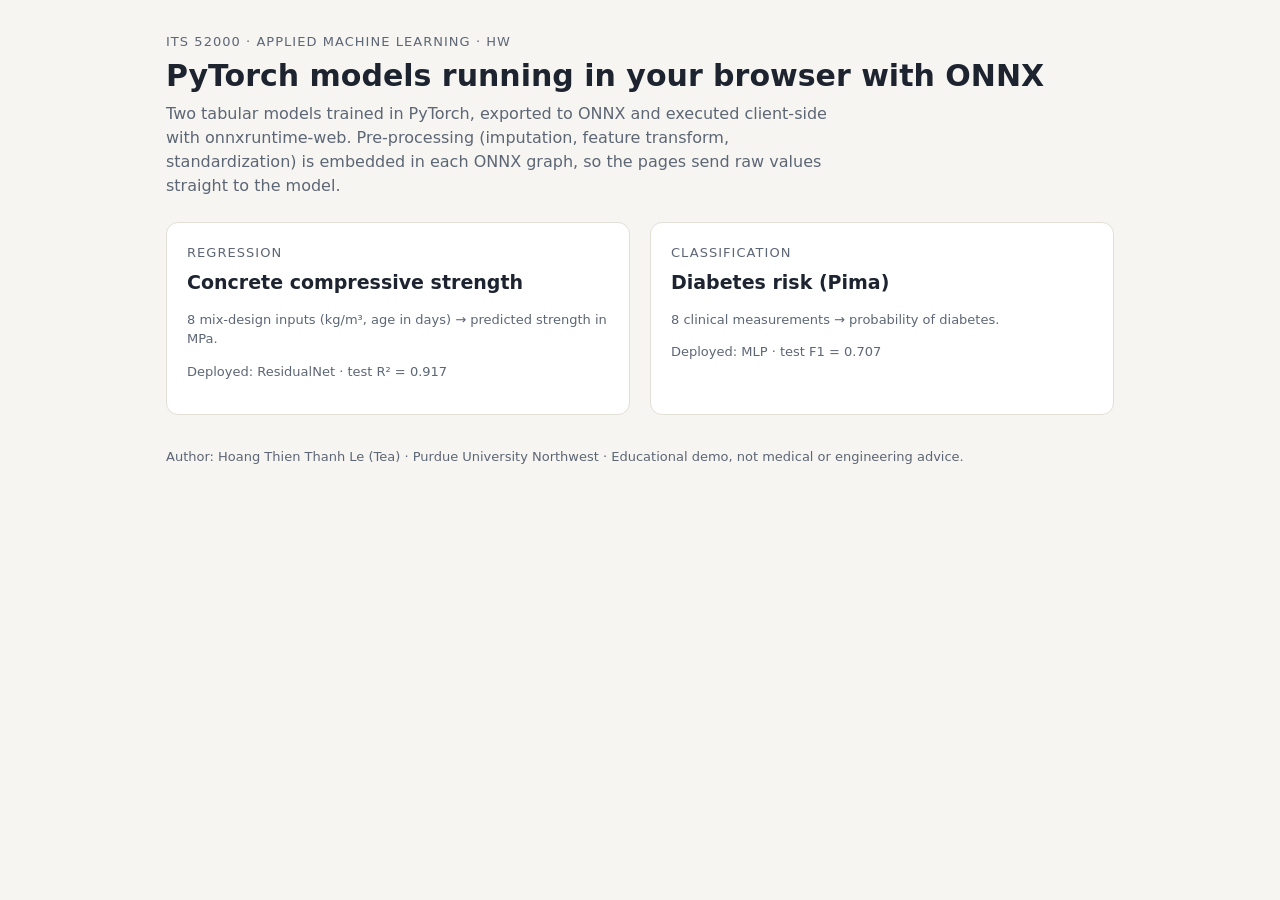
<file: docs/index.html>
<!doctype html>
<html lang="en">
<head>
  <meta charset="utf-8">
  <meta name="viewport" content="width=device-width, initial-scale=1">
  <title>Regression &amp; Classification – ONNX Demos</title>
  <link rel="stylesheet" href="style.css">
</head>
<body>
<main>
  <header class="top">
    <p class="eyebrow">ITS 52000 · Applied Machine Learning · HW</p>
    <h1>PyTorch models running in your browser with ONNX</h1>
    <p class="lead">Two tabular models trained in PyTorch, exported to ONNX and executed client-side with
      onnxruntime-web. Pre-processing (imputation, feature transform, standardization) is embedded in each ONNX graph,
      so the pages send raw values straight to the model.</p>
  </header>

  <div class="links">
    <a class="card" href="regression/index.html">
      <p class="eyebrow">Regression</p>
      <h2>Concrete compressive strength</h2>
      <p class="muted">8 mix-design inputs (kg/m³, age in days) → predicted strength in MPa.</p>
      <p id="regInfo" class="muted"></p>
    </a>
    <a class="card" href="classification/index.html">
      <p class="eyebrow">Classification</p>
      <h2>Diabetes risk (Pima)</h2>
      <p class="muted">8 clinical measurements → probability of diabetes.</p>
      <p id="clfInfo" class="muted"></p>
    </a>
  </div>

  <footer>Author: Hoang Thien Thanh Le (Tea) · Purdue University Northwest · Educational demo, not medical or engineering advice.</footer>
</main>
<script>
  fetch("regression/metrics.json").then(r => r.json()).then(m => {
    document.getElementById("regInfo").textContent =
      `Deployed: ${m.best_model} · test R² = ${m.test_metrics.R2.toFixed(3)}`;
  }).catch(() => {});
  fetch("classification/metrics.json").then(r => r.json()).then(m => {
    document.getElementById("clfInfo").textContent =
      `Deployed: ${m.best_model} · test F1 = ${m.test_metrics.F1.toFixed(3)}`;
  }).catch(() => {});
</script>
</body>
</html>
</file>
<file: docs/style.css>
:root{
  --bg:#f6f5f1; --card:#ffffff; --ink:#1d2430; --muted:#5d6675; --line:#e2dfd6;
  --accent:#1f5f8b; --accent-ink:#ffffff; --good:#2e7d4f; --warn:#b4432f; --soft:#eef3f7;
}
*{box-sizing:border-box}
body{margin:0;background:var(--bg);color:var(--ink);
  font:16px/1.5 "Inter",system-ui,-apple-system,"Segoe UI",Roboto,sans-serif}
main{max-width:980px;margin:0 auto;padding:32px 16px 64px}
header.top{margin-bottom:24px}
.eyebrow{font-size:13px;letter-spacing:.08em;text-transform:uppercase;color:var(--muted);margin:0 0 6px}
h1{font-size:30px;line-height:1.2;margin:0 0 8px}
h2{font-size:19px;margin:0 0 12px}
p.lead{color:var(--muted);margin:0;max-width:680px}
a{color:var(--accent)}
.grid{display:grid;grid-template-columns:1.25fr 1fr;gap:20px}
@media (max-width:760px){.grid{grid-template-columns:1fr}}
.card{background:var(--card);border:1px solid var(--line);border-radius:12px;padding:20px}
.fields{display:grid;grid-template-columns:1fr 1fr;gap:12px 14px}
@media (max-width:480px){.fields{grid-template-columns:1fr}}
label{display:block;font-size:14px;font-weight:600}
label small{display:block;font-weight:400;color:var(--muted);font-size:12px}
input[type=number]{width:100%;margin-top:4px;padding:8px 10px;border:1px solid var(--line);
  border-radius:8px;font:inherit;background:#fbfbf9}
input[type=number]:focus{outline:2px solid var(--accent);outline-offset:1px}
.actions{display:flex;flex-wrap:wrap;gap:8px;margin-top:16px}
button{font:inherit;border-radius:8px;padding:9px 16px;cursor:pointer;border:1px solid var(--line);background:#fff}
button.primary{background:var(--accent);color:var(--accent-ink);border-color:var(--accent);font-weight:600}
button:hover{filter:brightness(.96)}
.result{font-size:15px}
.big{font-size:42px;font-weight:700;line-height:1.1;margin:4px 0}
.big small{font-size:18px;font-weight:500;color:var(--muted)}
.badge{display:inline-block;padding:3px 10px;border-radius:999px;font-size:13px;font-weight:600}
.badge.good{background:#e3f1e8;color:var(--good)} .badge.warn{background:#f7e4e0;color:var(--warn)}
.bar{height:10px;background:var(--soft);border-radius:6px;overflow:hidden;margin:10px 0 4px}
.bar span{display:block;height:100%;background:var(--accent);width:0;transition:width .3s}
table{width:100%;border-collapse:collapse;font-size:14px}
th,td{text-align:left;padding:6px 4px;border-bottom:1px solid var(--line)}
th{color:var(--muted);font-weight:600}
td.num{text-align:right;font-variant-numeric:tabular-nums}
.muted{color:var(--muted);font-size:13px}
.links{display:grid;grid-template-columns:1fr 1fr;gap:20px;margin-top:8px}
@media (max-width:640px){.links{grid-template-columns:1fr}}
.links a.card{display:block;text-decoration:none;color:inherit}
.links a.card:hover{border-color:var(--accent)}
footer{margin-top:32px;color:var(--muted);font-size:13px}
.err{color:var(--warn)}
</file>
